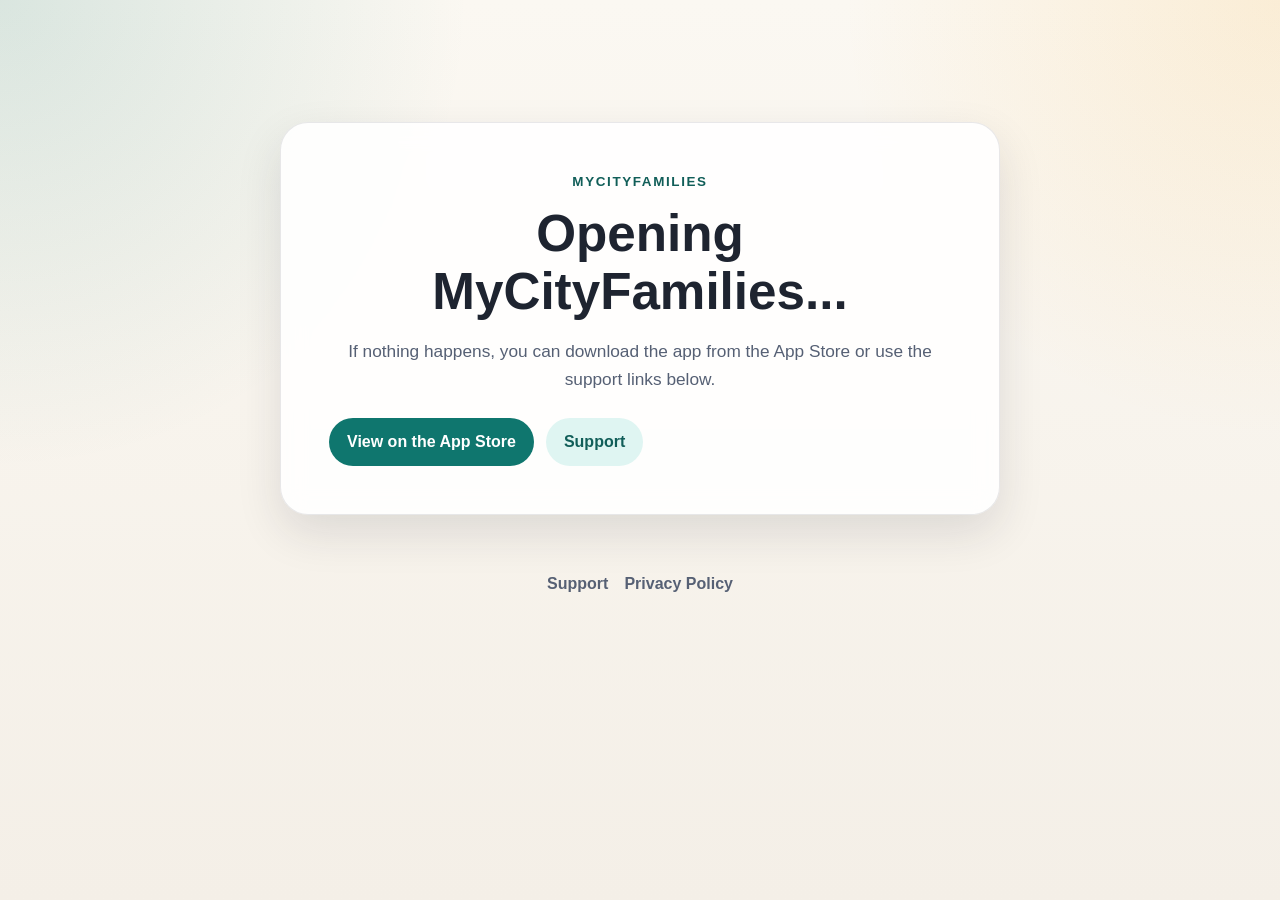
<file: index.html>
<!DOCTYPE html>
<html lang="en">
<head>
  <meta charset="UTF-8" />
  <meta name="viewport" content="width=device-width, initial-scale=1" />
  <title>MyCityFamilies</title>
  <meta
    name="description"
    content="MyCityFamilies helps families discover local events, places, and activities."
  />
  <meta property="og:title" content="MyCityFamilies" />
  <meta
    property="og:description"
    content="Discover local events, places, and activities for families."
  />
  <meta property="og:type" content="website" />
  <meta property="og:url" content="https://mycityfamilies.com/" />
  <link rel="canonical" href="https://mycityfamilies.com/" />
  <link rel="stylesheet" href="/styles.css" />
  <script>
    const iosStore = "https://apps.apple.com/app/6759351671";
    const userAgent = navigator.userAgent || navigator.vendor || window.opera;

    if (/iPad|iPhone|iPod/.test(userAgent) && !window.MSStream) {
      window.location.href = iosStore;
    }
  </script>
</head>
<body>
  <main class="page-shell">
    <section class="hero-card hero-card--compact">
      <p class="eyebrow">MyCityFamilies</p>
      <h1>Opening MyCityFamilies...</h1>
      <p class="lead">
        If nothing happens, you can download the app from the App Store or use the support links below.
      </p>
      <div class="button-row">
        <a class="button button-primary" href="https://apps.apple.com/app/6759351671">View on the App Store</a>
        <a class="button button-secondary" href="/support/">Support</a>
      </div>
    </section>
  </main>

  <footer class="site-footer">
    <nav class="footer-nav" aria-label="Footer">
      <a href="/support/">Support</a>
      <a href="/privacy/">Privacy Policy</a>
    </nav>
  </footer>
</body>
</html>
</file>
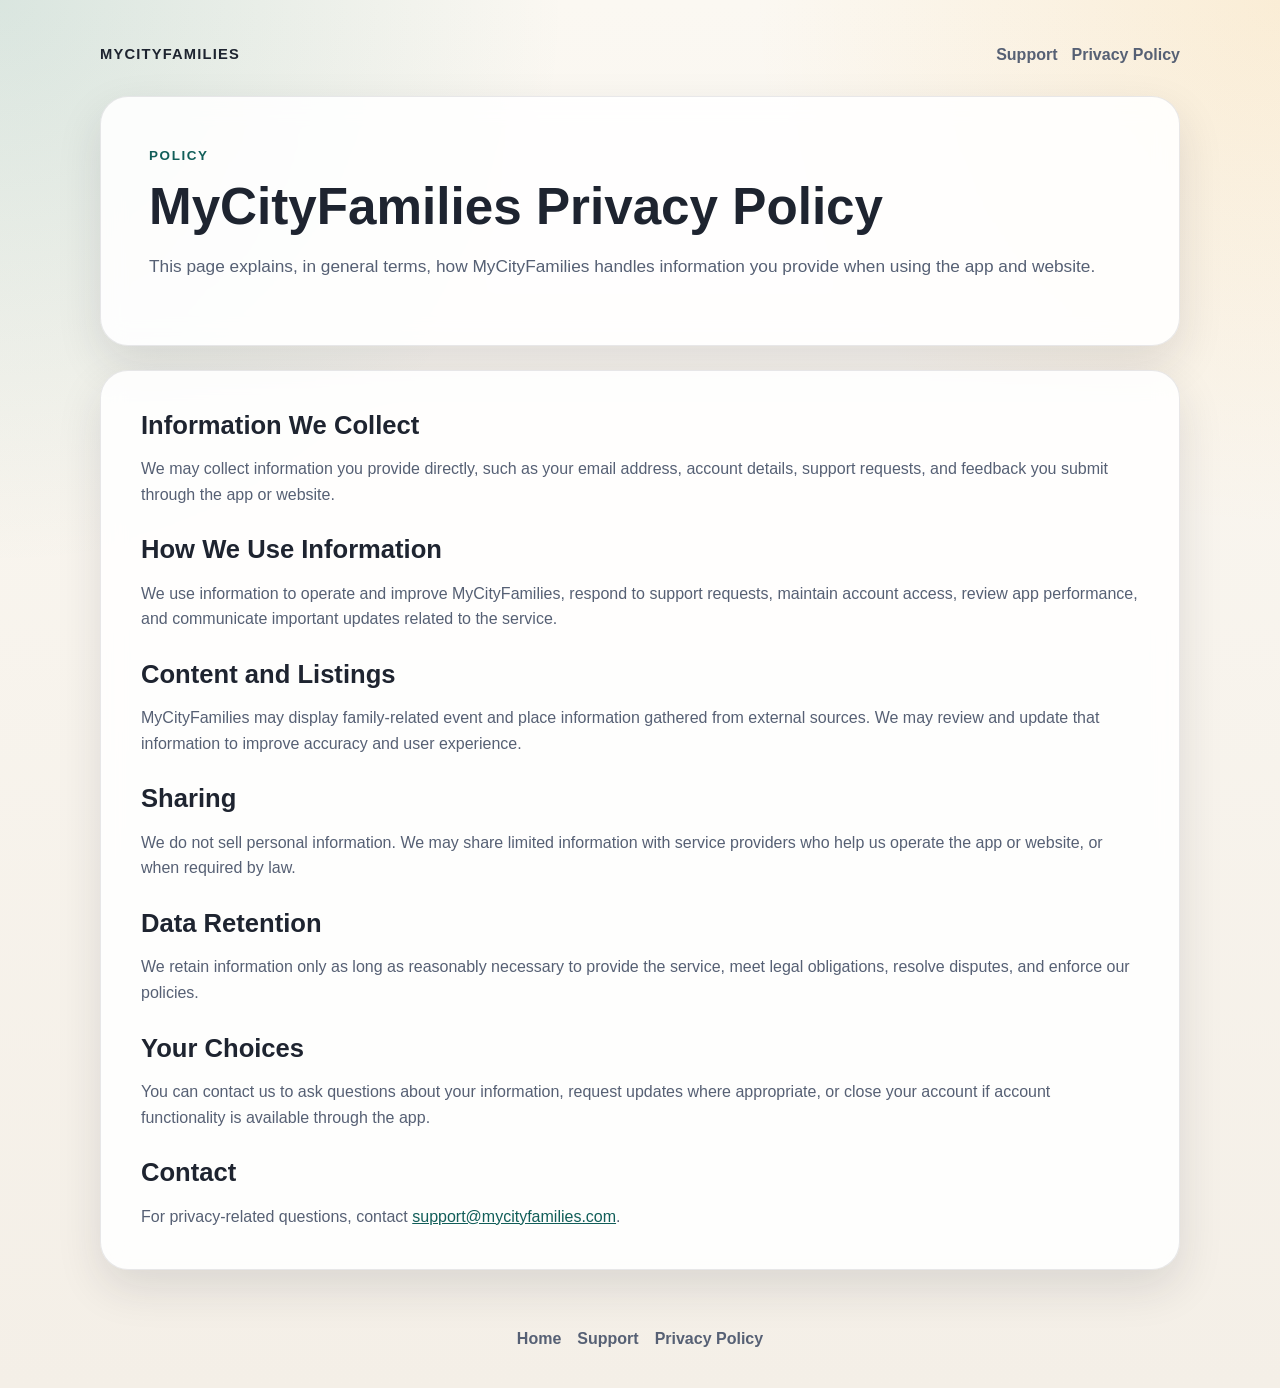
<file: privacy/index.html>
<!DOCTYPE html>
<html lang="en">
<head>
  <meta charset="UTF-8" />
  <meta name="viewport" content="width=device-width, initial-scale=1" />
  <title>MyCityFamilies Privacy Policy</title>
  <meta
    name="description"
    content="Privacy policy for the MyCityFamilies app and website."
  />
  <meta property="og:title" content="MyCityFamilies Privacy Policy" />
  <meta
    property="og:description"
    content="Learn how MyCityFamilies handles information provided through the app and website."
  />
  <meta property="og:type" content="website" />
  <meta property="og:url" content="https://mycityfamilies.com/privacy/" />
  <link rel="canonical" href="https://mycityfamilies.com/privacy/" />
  <link rel="stylesheet" href="/styles.css" />
</head>
<body>
  <main class="page-shell">
    <header class="site-header">
      <a class="brand-mark" href="/">MyCityFamilies</a>
      <nav class="site-nav" aria-label="Primary">
        <a href="/support/">Support</a>
        <a href="/privacy/">Privacy Policy</a>
      </nav>
    </header>

    <div class="layout-stack">
      <section class="hero-card">
        <p class="eyebrow">Policy</p>
        <h1>MyCityFamilies Privacy Policy</h1>
        <p class="lead">
          This page explains, in general terms, how MyCityFamilies handles information you provide when using the app and website.
        </p>
      </section>

      <section class="content-card">
        <h2>Information We Collect</h2>
        <p class="muted">
          We may collect information you provide directly, such as your email address, account details, support requests,
          and feedback you submit through the app or website.
        </p>

        <h2>How We Use Information</h2>
        <p class="muted">
          We use information to operate and improve MyCityFamilies, respond to support requests, maintain account access,
          review app performance, and communicate important updates related to the service.
        </p>

        <h2>Content and Listings</h2>
        <p class="muted">
          MyCityFamilies may display family-related event and place information gathered from external sources. We may review
          and update that information to improve accuracy and user experience.
        </p>

        <h2>Sharing</h2>
        <p class="muted">
          We do not sell personal information. We may share limited information with service providers who help us operate
          the app or website, or when required by law.
        </p>

        <h2>Data Retention</h2>
        <p class="muted">
          We retain information only as long as reasonably necessary to provide the service, meet legal obligations,
          resolve disputes, and enforce our policies.
        </p>

        <h2>Your Choices</h2>
        <p class="muted">
          You can contact us to ask questions about your information, request updates where appropriate, or close your account
          if account functionality is available through the app.
        </p>

        <h2>Contact</h2>
        <p class="muted">
          For privacy-related questions, contact
          <a href="mailto:support@mycityfamilies.com">support@mycityfamilies.com</a>.
        </p>
      </section>
    </div>
  </main>

  <footer class="site-footer">
    <nav class="footer-nav" aria-label="Footer">
      <a href="/">Home</a>
      <a href="/support/">Support</a>
      <a href="/privacy/">Privacy Policy</a>
    </nav>
  </footer>
</body>
</html>
</file>
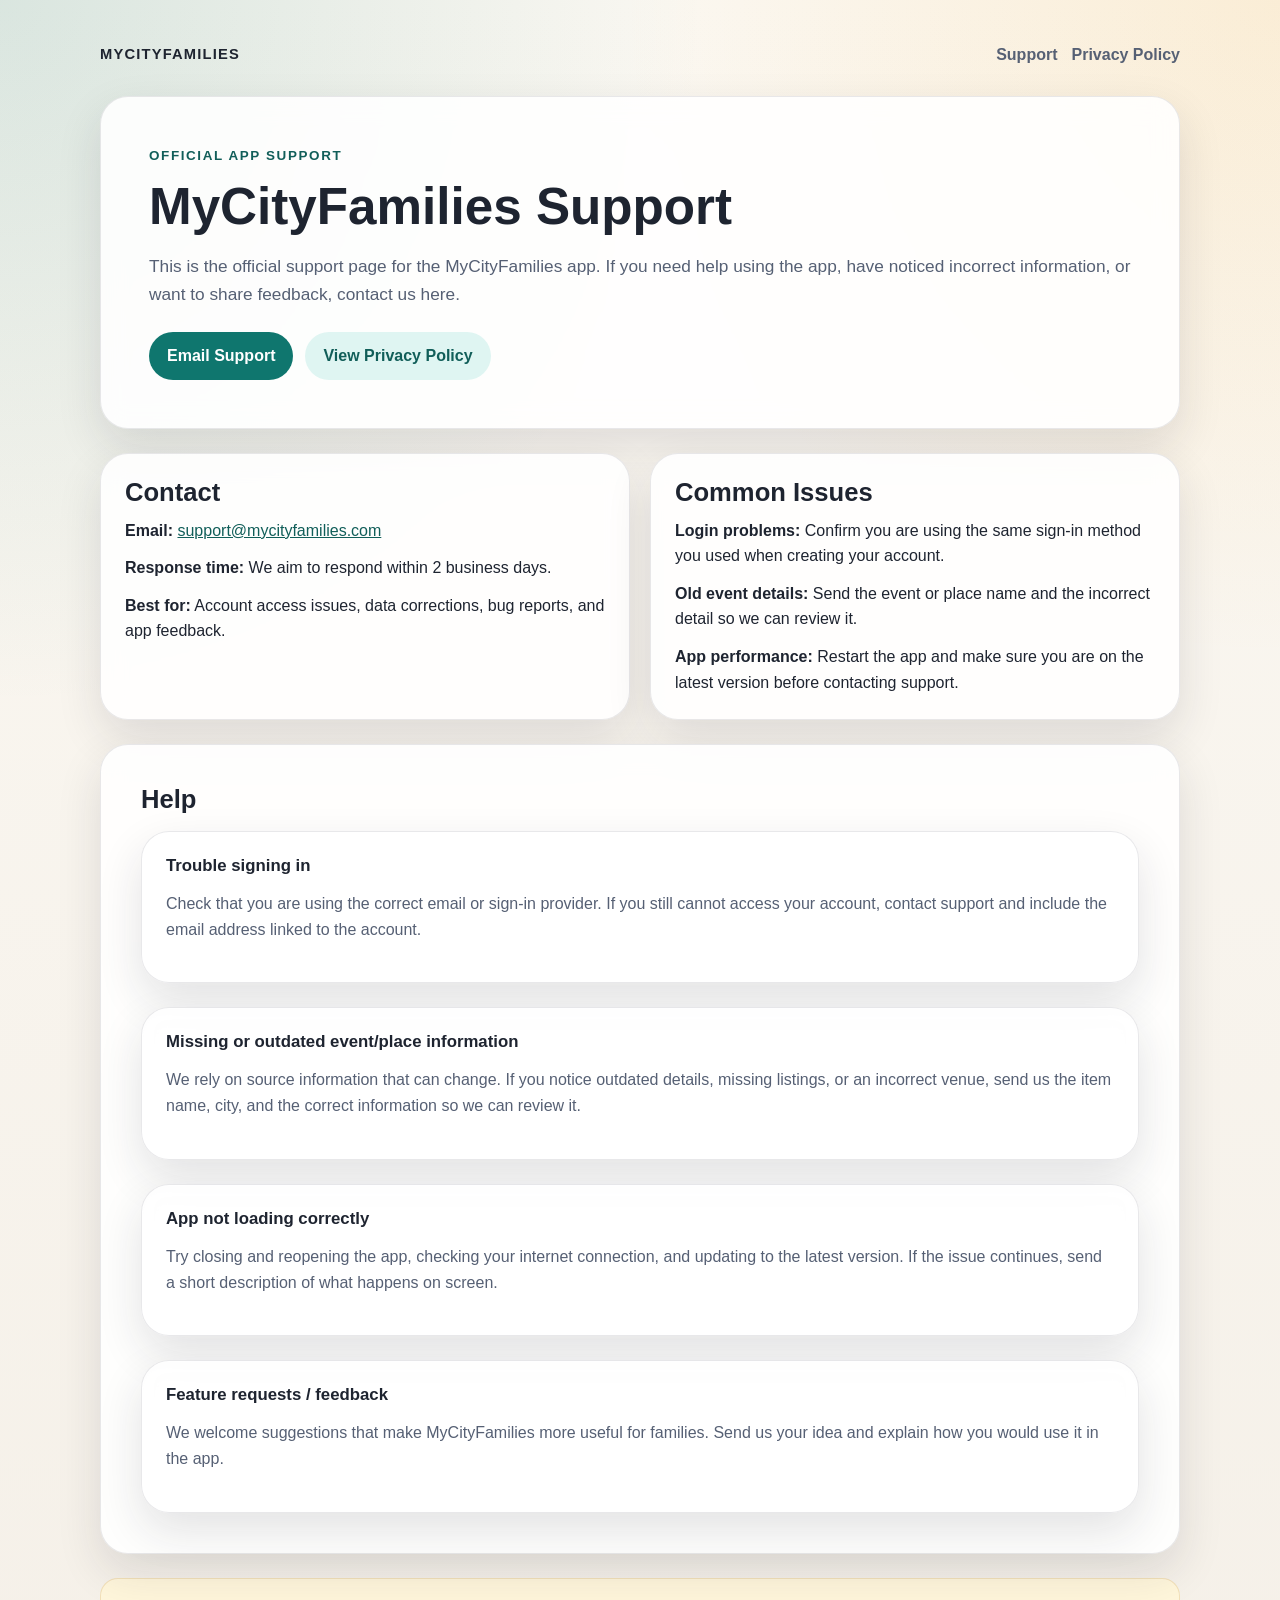
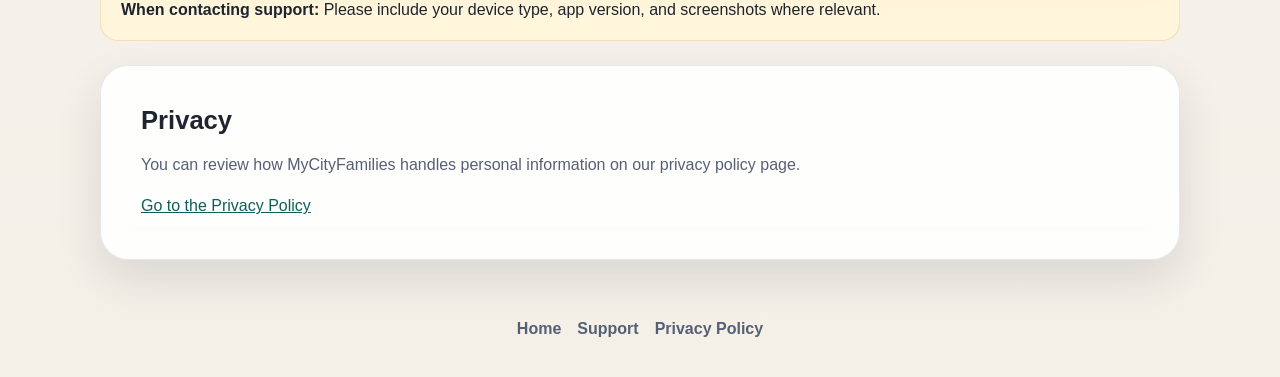
<file: support/index.html>
<!DOCTYPE html>
<html lang="en">
<head>
  <meta charset="UTF-8" />
  <meta name="viewport" content="width=device-width, initial-scale=1" />
  <title>MyCityFamilies Support</title>
  <meta
    name="description"
    content="Official support page for the MyCityFamilies app, including contact details, common issues, and help resources."
  />
  <meta property="og:title" content="MyCityFamilies Support" />
  <meta
    property="og:description"
    content="Get help with sign-in issues, event information, app loading problems, and feature feedback for MyCityFamilies."
  />
  <meta property="og:type" content="website" />
  <meta property="og:url" content="https://mycityfamilies.com/support/" />
  <link rel="canonical" href="https://mycityfamilies.com/support/" />
  <link rel="stylesheet" href="/styles.css" />
</head>
<body>
  <main class="page-shell">
    <header class="site-header">
      <a class="brand-mark" href="/">MyCityFamilies</a>
      <nav class="site-nav" aria-label="Primary">
        <a href="/support/">Support</a>
        <a href="/privacy/">Privacy Policy</a>
      </nav>
    </header>

    <div class="layout-stack">
      <section class="hero-card">
        <p class="eyebrow">Official App Support</p>
        <h1>MyCityFamilies Support</h1>
        <p class="lead">
          This is the official support page for the MyCityFamilies app. If you need help using the app,
          have noticed incorrect information, or want to share feedback, contact us here.
        </p>
        <div class="button-row">
          <a class="button button-primary" href="mailto:support@mycityfamilies.com">Email Support</a>
          <a class="button button-secondary" href="/privacy/">View Privacy Policy</a>
        </div>
      </section>

      <section class="grid-two" aria-label="Support overview">
        <article class="contact-card">
          <h2 class="section-title">Contact</h2>
          <!-- Update this email address here if support contact changes later. -->
          <ul class="detail-list">
            <li>
              <strong>Email:</strong>
              <a href="mailto:support@mycityfamilies.com">support@mycityfamilies.com</a>
            </li>
            <li><strong>Response time:</strong> We aim to respond within 2 business days.</li>
            <li><strong>Best for:</strong> Account access issues, data corrections, bug reports, and app feedback.</li>
          </ul>
        </article>

        <article class="issue-card">
          <h2 class="section-title">Common Issues</h2>
          <ul class="detail-list">
            <li><strong>Login problems:</strong> Confirm you are using the same sign-in method you used when creating your account.</li>
            <li><strong>Old event details:</strong> Send the event or place name and the incorrect detail so we can review it.</li>
            <li><strong>App performance:</strong> Restart the app and make sure you are on the latest version before contacting support.</li>
          </ul>
        </article>
      </section>

      <section class="content-card">
        <h2>Help</h2>
        <div class="layout-stack">
          <article class="faq-item">
            <h3>Trouble signing in</h3>
            <p class="muted">
              Check that you are using the correct email or sign-in provider. If you still cannot access your account,
              contact support and include the email address linked to the account.
            </p>
          </article>

          <article class="faq-item">
            <h3>Missing or outdated event/place information</h3>
            <p class="muted">
              We rely on source information that can change. If you notice outdated details, missing listings, or an incorrect venue,
              send us the item name, city, and the correct information so we can review it.
            </p>
          </article>

          <article class="faq-item">
            <h3>App not loading correctly</h3>
            <p class="muted">
              Try closing and reopening the app, checking your internet connection, and updating to the latest version.
              If the issue continues, send a short description of what happens on screen.
            </p>
          </article>

          <article class="faq-item">
            <h3>Feature requests / feedback</h3>
            <p class="muted">
              We welcome suggestions that make MyCityFamilies more useful for families. Send us your idea and explain how
              you would use it in the app.
            </p>
          </article>
        </div>
      </section>

      <section class="note-banner" aria-label="Support request tips">
        <strong>When contacting support:</strong> Please include your device type, app version, and screenshots where relevant.
      </section>

      <section class="content-card">
        <h2>Privacy</h2>
        <p class="muted">
          You can review how MyCityFamilies handles personal information on our privacy policy page.
        </p>
        <a href="/privacy/">Go to the Privacy Policy</a>
      </section>
    </div>
  </main>

  <footer class="site-footer">
    <nav class="footer-nav" aria-label="Footer">
      <a href="/">Home</a>
      <a href="/support/">Support</a>
      <a href="/privacy/">Privacy Policy</a>
    </nav>
  </footer>
</body>
</html>
</file>
<file: styles.css>
:root {
  color-scheme: light;
  --bg: #f4efe7;
  --surface: rgba(255, 255, 255, 0.88);
  --surface-strong: #ffffff;
  --text: #1e2430;
  --muted: #566074;
  --border: rgba(30, 36, 48, 0.1);
  --accent: #0f766e;
  --accent-strong: #115e59;
  --accent-soft: #dff5f2;
  --shadow: 0 18px 45px rgba(30, 36, 48, 0.12);
  --radius-lg: 28px;
  --radius-md: 18px;
  --radius-sm: 12px;
  --max-width: 1080px;
}

* {
  box-sizing: border-box;
}

html {
  margin: 0;
  min-height: 100%;
  background:
    radial-gradient(circle at top left, rgba(15, 118, 110, 0.14), transparent 30%),
    radial-gradient(circle at top right, rgba(245, 158, 11, 0.12), transparent 28%),
    linear-gradient(180deg, #fbf8f2 0%, var(--bg) 100%);
}

body {
  margin: 0;
  min-height: 100%;
  color: var(--text);
  font-family: "Avenir Next", Avenir, "Segoe UI", sans-serif;
  line-height: 1.6;
}

a {
  color: var(--accent-strong);
}

.page-shell {
  width: min(var(--max-width), calc(100% - 32px));
  margin: 0 auto;
  padding: 32px 0 56px;
}

.site-header {
  display: flex;
  align-items: center;
  justify-content: space-between;
  gap: 16px;
  padding: 10px 0 28px;
}

.brand-mark {
  color: var(--text);
  font-size: 0.92rem;
  font-weight: 800;
  letter-spacing: 0.08em;
  text-decoration: none;
  text-transform: uppercase;
}

.site-nav {
  display: flex;
  flex-wrap: wrap;
  gap: 14px;
}

.site-nav a,
.footer-nav a {
  color: var(--muted);
  font-weight: 600;
  text-decoration: none;
}

.site-nav a:hover,
.footer-nav a:hover,
.site-nav a:focus-visible,
.footer-nav a:focus-visible {
  color: var(--accent-strong);
}

.hero-card,
.content-card,
.faq-item,
.contact-card,
.issue-card {
  background: var(--surface);
  border: 1px solid var(--border);
  border-radius: var(--radius-lg);
  box-shadow: var(--shadow);
  backdrop-filter: blur(12px);
}

.hero-card {
  padding: 48px;
}

.hero-card--compact {
  max-width: 720px;
  margin: 10vh auto 0;
  text-align: center;
}

.content-card {
  padding: 40px;
}

.eyebrow {
  margin: 0 0 12px;
  color: var(--accent-strong);
  font-size: 0.84rem;
  font-weight: 800;
  letter-spacing: 0.12em;
  text-transform: uppercase;
}

h1,
h2,
h3 {
  margin: 0 0 16px;
  line-height: 1.15;
}

h1 {
  font-size: clamp(2.1rem, 4vw, 3.8rem);
}

h2 {
  font-size: clamp(1.4rem, 2vw, 2rem);
}

h3 {
  font-size: 1.05rem;
}

p {
  margin: 0 0 16px;
}

.lead {
  color: var(--muted);
  font-size: 1.08rem;
}

.content-card h2:not(:first-child) {
  margin-top: 28px;
}

.content-card > *:last-child {
  margin-bottom: 0;
}

.button-row {
  display: flex;
  flex-wrap: wrap;
  gap: 12px;
  margin-top: 24px;
}

.button {
  display: inline-flex;
  align-items: center;
  justify-content: center;
  min-height: 48px;
  padding: 0 18px;
  border-radius: 999px;
  font-weight: 700;
  text-decoration: none;
}

.button-primary {
  background: var(--accent);
  color: #ffffff;
}

.button-primary:hover,
.button-primary:focus-visible {
  background: var(--accent-strong);
}

.button-secondary {
  background: var(--accent-soft);
  color: var(--accent-strong);
}

.layout-stack {
  display: grid;
  gap: 24px;
}

.grid-two {
  display: grid;
  grid-template-columns: repeat(2, minmax(0, 1fr));
  gap: 20px;
}

.contact-card,
.issue-card,
.faq-item {
  padding: 24px;
}

.detail-list {
  margin: 0;
  padding: 0;
  list-style: none;
}

.detail-list li + li {
  margin-top: 12px;
}

.section-title {
  margin-bottom: 10px;
}

.muted {
  color: var(--muted);
}

.note-banner {
  padding: 18px 20px;
  border-radius: var(--radius-md);
  background: #fff6db;
  border: 1px solid rgba(180, 120, 24, 0.18);
}

.site-footer {
  width: min(var(--max-width), calc(100% - 32px));
  margin: 0 auto;
  padding: 0 0 36px;
}

.footer-nav {
  display: flex;
  flex-wrap: wrap;
  gap: 16px;
  justify-content: center;
}

@media (max-width: 760px) {
  .page-shell {
    width: min(var(--max-width), calc(100% - 20px));
    padding-top: 20px;
  }

  .site-header {
    flex-direction: column;
    align-items: flex-start;
    padding-bottom: 20px;
  }

  .hero-card,
  .content-card,
  .contact-card,
  .issue-card,
  .faq-item {
    padding: 24px;
  }

  .hero-card--compact {
    margin-top: 4vh;
  }

  .grid-two {
    grid-template-columns: 1fr;
  }

  .button-row {
    flex-direction: column;
  }

  .button {
    width: 100%;
  }
}
</file>
